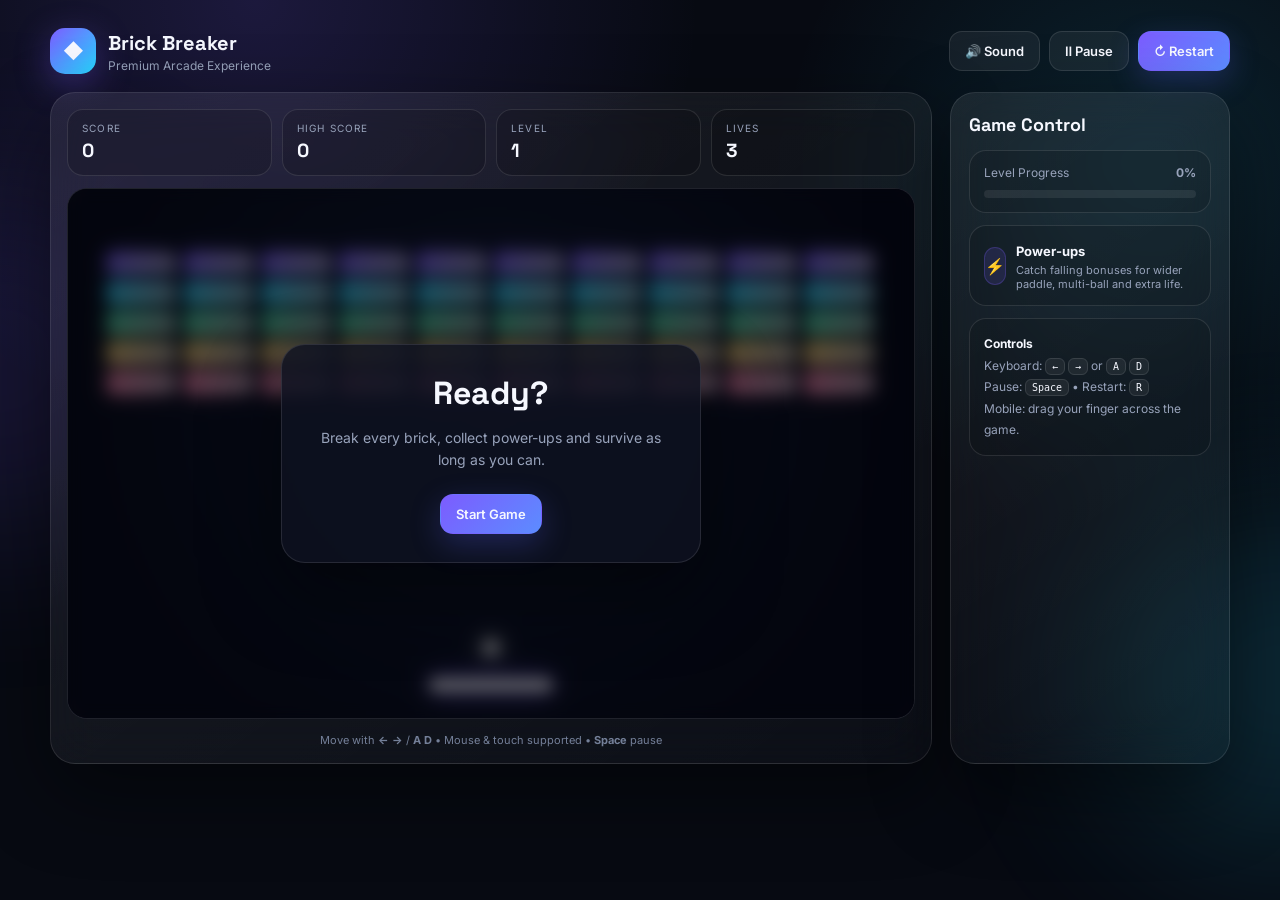
<file: brick-breaker/index.html>
<!DOCTYPE html>
<html lang="en">
<head>
<meta charset="UTF-8">
<meta name="viewport" content="width=device-width,initial-scale=1.0">
<title>Brick Breaker — Premium Game</title>
<link rel="preconnect" href="https://fonts.googleapis.com">
<link rel="preconnect" href="https://fonts.gstatic.com" crossorigin>
<link href="https://fonts.googleapis.com/css2?family=Inter:wght@400;500;600;700;800&family=Space+Grotesk:wght@500;600;700&display=swap" rel="stylesheet">
<style>
:root{--bg:#070a12;--panel:rgba(17,23,38,.68);--line:rgba(255,255,255,.11);--text:#f6f8ff;--muted:#98a3bb;--accent:#7c5cff;--accent2:#26d9ff;--good:#48e6a5;--danger:#ff657d;--shadow:0 30px 80px rgba(0,0,0,.45)}
*{box-sizing:border-box}html,body{margin:0;min-height:100%;font-family:Inter,sans-serif;color:var(--text);background:radial-gradient(circle at 20% 0%,rgba(124,92,255,.18),transparent 34%),radial-gradient(circle at 90% 20%,rgba(38,217,255,.12),transparent 28%),var(--bg)}
body{padding:28px 18px 44px;overflow-x:hidden}.orb{position:fixed;width:360px;height:360px;border-radius:50%;filter:blur(90px);opacity:.15;pointer-events:none}.orb.one{background:#7c5cff;left:-180px;top:180px}.orb.two{background:#26d9ff;right:-180px;bottom:40px}
.shell{width:min(1180px,100%);margin:auto}.topbar{display:flex;align-items:center;justify-content:space-between;gap:18px;margin-bottom:18px}.brand{display:flex;align-items:center;gap:12px}.brand-mark{width:46px;height:46px;border-radius:15px;display:grid;place-items:center;background:linear-gradient(135deg,var(--accent),var(--accent2));box-shadow:0 10px 35px rgba(124,92,255,.35);font-size:20px}.brand h1{font:700 20px 'Space Grotesk';margin:0}.brand span{display:block;color:var(--muted);font-size:12px;margin-top:2px}.actions{display:flex;gap:9px}.btn{border:1px solid var(--line);background:rgba(255,255,255,.06);color:var(--text);padding:11px 15px;border-radius:13px;font:600 13px Inter;cursor:pointer;transition:.2s}.btn:hover{transform:translateY(-2px);background:rgba(255,255,255,.1)}.btn.primary{border-color:transparent;background:linear-gradient(135deg,var(--accent),#5c8cff);box-shadow:0 10px 30px rgba(92,100,255,.25)}
.dashboard{display:grid;grid-template-columns:1fr 280px;gap:18px}.game-card,.side{border:1px solid var(--line);background:linear-gradient(145deg,rgba(255,255,255,.08),rgba(255,255,255,.025));backdrop-filter:blur(24px);-webkit-backdrop-filter:blur(24px);box-shadow:var(--shadow);border-radius:25px}.game-card{padding:16px}.hud{display:grid;grid-template-columns:repeat(4,1fr);gap:10px;margin-bottom:12px}.stat{padding:12px 14px;border:1px solid var(--line);background:rgba(0,0,0,.16);border-radius:16px}.stat small{display:block;color:var(--muted);font-size:10px;text-transform:uppercase;letter-spacing:.12em}.stat strong{display:block;margin-top:4px;font:700 19px 'Space Grotesk'}
.canvas-wrap{position:relative;overflow:hidden;border-radius:20px;border:1px solid var(--line);background:#050711;box-shadow:inset 0 0 80px rgba(124,92,255,.08)}canvas{display:block;width:100%;height:auto;aspect-ratio:16/10;touch-action:none}.overlay{position:absolute;inset:0;display:grid;place-items:center;background:rgba(4,6,14,.64);backdrop-filter:blur(8px);transition:.25s}.overlay.hidden{opacity:0;pointer-events:none}.modal{text-align:center;width:min(420px,88%);padding:28px;border:1px solid var(--line);border-radius:24px;background:rgba(15,19,33,.84);box-shadow:var(--shadow)}.modal h2{font:700 32px 'Space Grotesk';margin:0 0 8px}.modal p{color:var(--muted);line-height:1.6;font-size:14px}.modal .btn{margin-top:8px}
.side{padding:18px}.side h3{font:700 18px 'Space Grotesk';margin:2px 0 14px}.panel{padding:14px;border:1px solid var(--line);border-radius:17px;background:rgba(0,0,0,.12);margin-bottom:12px}.panel-title{display:flex;justify-content:space-between;align-items:center;font-size:12px;color:var(--muted);margin-bottom:10px}.levelbar{height:8px;background:rgba(255,255,255,.08);border-radius:20px;overflow:hidden}.levelbar i{display:block;height:100%;width:25%;background:linear-gradient(90deg,var(--accent),var(--accent2));border-radius:inherit}.power{display:flex;gap:10px;align-items:center}.power-icon{width:38px;height:38px;border-radius:12px;display:grid;place-items:center;background:rgba(124,92,255,.14);border:1px solid rgba(124,92,255,.25)}.power b{font-size:13px}.power span{display:block;color:var(--muted);font-size:11px;margin-top:3px}.controls{color:var(--muted);font-size:12px;line-height:1.8}.controls kbd{color:var(--text);border:1px solid var(--line);background:rgba(255,255,255,.06);padding:2px 6px;border-radius:6px;font-size:10px}.footer-note{margin-top:14px;text-align:center;color:#748099;font-size:11px}
@media(max-width:900px){.dashboard{grid-template-columns:1fr}.side{display:grid;grid-template-columns:1fr 1fr;gap:12px}.side h3{grid-column:1/-1}.panel{margin:0}.controls{grid-column:1/-1}}@media(max-width:600px){body{padding:16px 10px 30px}.topbar{align-items:flex-start}.brand h1{font-size:17px}.actions .btn span{display:none}.actions .btn{padding:10px 12px}.hud{grid-template-columns:repeat(2,1fr)}.side{display:block}.side .panel{margin-bottom:10px}.modal h2{font-size:27px}}
</style>
</head>
<body>
<div class="orb one"></div><div class="orb two"></div>
<main class="shell">
<header class="topbar"><div class="brand"><div class="brand-mark">◆</div><div><h1>Brick Breaker</h1><span>Premium Arcade Experience</span></div></div><div class="actions"><button class="btn" id="soundBtn">🔊 <span>Sound</span></button><button class="btn" id="pauseBtn">Ⅱ <span>Pause</span></button><button class="btn primary" id="restartBtn">↻ <span>Restart</span></button></div></header>
<section class="dashboard">
<div class="game-card"><div class="hud"><div class="stat"><small>Score</small><strong id="score">0</strong></div><div class="stat"><small>High Score</small><strong id="high">0</strong></div><div class="stat"><small>Level</small><strong id="level">1</strong></div><div class="stat"><small>Lives</small><strong id="lives">3</strong></div></div>
<div class="canvas-wrap"><canvas id="game" width="960" height="600"></canvas><div class="overlay" id="overlay"><div class="modal"><h2 id="overlayTitle">Ready?</h2><p id="overlayText">Break every brick, collect power-ups and survive as long as you can.</p><button class="btn primary" id="startBtn">Start Game</button></div></div></div><div class="footer-note">Move with <b>← →</b> / <b>A D</b> • Mouse & touch supported • <b>Space</b> pause</div></div>
<aside class="side"><h3>Game Control</h3><div class="panel"><div class="panel-title"><span>Level Progress</span><b id="progressText">0%</b></div><div class="levelbar"><i id="progress"></i></div></div><div class="panel"><div class="power"><div class="power-icon">⚡</div><div><b>Power-ups</b><span>Catch falling bonuses for wider paddle, multi-ball and extra life.</span></div></div></div><div class="panel controls"><b style="color:var(--text)">Controls</b><br>Keyboard: <kbd>←</kbd> <kbd>→</kbd> or <kbd>A</kbd> <kbd>D</kbd><br>Pause: <kbd>Space</kbd> • Restart: <kbd>R</kbd><br>Mobile: drag your finger across the game.</div></aside>
</section></main>
<script>
const canvas=document.getElementById('game'),ctx=canvas.getContext('2d'),W=canvas.width,H=canvas.height;
const scoreEl=document.getElementById('score'),highEl=document.getElementById('high'),levelEl=document.getElementById('level'),livesEl=document.getElementById('lives'),progress=document.getElementById('progress'),progressText=document.getElementById('progressText');
const overlay=document.getElementById('overlay'),overlayTitle=document.getElementById('overlayTitle'),overlayText=document.getElementById('overlayText'),startBtn=document.getElementById('startBtn');
let high=Number(localStorage.getItem('brickBreakerHigh')||0),score=0,lives=3,level=1,running=false,paused=false,sound=true,keys={},bricks=[],particles=[],powerups=[],balls=[],last=0,levelStart=0;
let paddle={x:W/2-70,y:H-45,w:140,h:15,speed:760,target:null};
const colors=['#7c5cff','#26d9ff','#48e6a5','#ffd166','#ff7aa2','#9b8cff'];
function setupLevel(){bricks=[];powerups=[];balls=[];let rows=Math.min(5+level-1,8),cols=10,bw=78,bh=24,gap=10,left=(W-(cols*bw+(cols-1)*gap))/2,top=72;for(let r=0;r<rows;r++)for(let c=0;c<cols;c++)bricks.push({x:left+c*(bw+gap),y:top+r*(bh+gap),w:bw,h:bh,hp:r<2&&level>2?2:1,color:colors[r%colors.length],alive:true});resetBall();updateHud()}
function resetBall(){balls=[{x:W/2,y:H-80,r:9,vx:(Math.random()>.5?1:-1)*(240+level*12),vy:-(360+level*10),stuck:false}];paddle.w=Math.max(105,140-(level-1)*4);paddle.x=W/2-paddle.w/2}
function updateHud(){scoreEl.textContent=score;highEl.textContent=high;levelEl.textContent=level;livesEl.textContent=lives;let total=bricks.length,dead=bricks.filter(b=>!b.alive).length,p=total?Math.round(dead/total*100):0;progress.style.width=p+'%';progressText.textContent=p+'%'}
function beep(freq=440,dur=.045,type='sine'){if(!sound)return;try{let A=new AudioContext(),o=A.createOscillator(),g=A.createGain();o.type=type;o.frequency.value=freq;g.gain.value=.035;o.connect(g);g.connect(A.destination);o.start();g.gain.exponentialRampToValueAtTime(.0001,A.currentTime+dur);o.stop(A.currentTime+dur);setTimeout(()=>A.close(),dur*1000+80)}catch(e){}}
function burst(x,y,color){for(let i=0;i<10;i++)particles.push({x,y,vx:(Math.random()-.5)*260,vy:(Math.random()-.5)*260,life:.55,color})}
function spawnPower(x,y){if(Math.random()>.14)return;let types=['wide','multi','life'];powerups.push({x,y,w:30,h:18,vy:120,type:types[Math.floor(Math.random()*types.length)]})}
function collideBallRect(b,r){return b.x+b.r>r.x&&b.x-b.r<r.x+r.w&&b.y+b.r>r.y&&b.y-b.r<r.y+r.h}
function update(dt){if(!running||paused)return;
let dir=(keys.ArrowRight||keys.d?1:0)-(keys.ArrowLeft||keys.a?1:0);if(paddle.target!==null){paddle.x+=(paddle.target-paddle.x-paddle.w/2)*Math.min(1,dt*14)}else paddle.x+=dir*paddle.speed*dt;paddle.x=Math.max(8,Math.min(W-paddle.w-8,paddle.x));
for(let b of balls){b.x+=b.vx*dt;b.y+=b.vy*dt;if(b.x-b.r<0){b.x=b.r;b.vx=Math.abs(b.vx);beep(220)}if(b.x+b.r>W){b.x=W-b.r;b.vx=-Math.abs(b.vx);beep(220)}if(b.y-b.r<0){b.y=b.r;b.vy=Math.abs(b.vy);beep(220)}if(b.y>H+30){b.dead=true;continue}
if(collideBallRect(b,paddle)&&b.vy>0){let hit=(b.x-(paddle.x+paddle.w/2))/(paddle.w/2);b.vx=hit*480;b.vy=-Math.sqrt(Math.max(250*250,b.vx*b.vx+390*390));b.y=paddle.y-b.r;beep(520,.05,'triangle')}
for(let brick of bricks){if(!brick.alive||brick._hit)continue;if(collideBallRect(b,brick)){brick._hit=true;let prev=b.vy;b.vy=-prev;brick.hp--;if(brick.hp<=0){brick.alive=false;score+=100*level;burst(brick.x+brick.w/2,brick.y+brick.h/2,brick.color);spawnPower(brick.x+brick.w/2,brick.y+brick.h/2);beep(680,.055,'square')}else{score+=30;beep(480)}updateHud();break}}
}
balls=balls.filter(b=>!b.dead);for(let br of bricks)br._hit=false;
if(!balls.length){lives--;beep(120,.18,'sawtooth');if(lives<=0){endGame(false);return}resetBall();}
for(let p of powerups){p.y+=p.vy*dt;if(p.y>H+30)p.dead=true;if(p.x+p.w>paddle.x&&p.x<paddle.x+paddle.w&&p.y+p.h>paddle.y&&p.y<paddle.y+paddle.h){p.dead=true;if(p.type==='wide')paddle.w=Math.min(220,paddle.w+55);if(p.type==='life')lives++;if(p.type==='multi'){let base=balls[0];balls.push({x:base.x,y:base.y,r:9,vx:-base.vx,vy:base.vy});}beep(900,.08,'triangle');updateHud()}}powerups=powerups.filter(p=>!p.dead);
particles.forEach(p=>{p.x+=p.vx*dt;p.y+=p.vy*dt;p.vy+=300*dt;p.life-=dt});particles=particles.filter(p=>p.life>0);
if(bricks.every(b=>!b.alive)){level++;beep(880,.12,'triangle');setupLevel();}
}
function draw(){ctx.clearRect(0,0,W,H);let g=ctx.createRadialGradient(W*.5,H*.4,30,W*.5,H*.4,H*.8);g.addColorStop(0,'#10182d');g.addColorStop(1,'#050711');ctx.fillStyle=g;ctx.fillRect(0,0,W,H);
for(let i=0;i<45;i++){ctx.fillStyle='rgba(255,255,255,.045)';ctx.fillRect((i*137)%W,(i*83)%H,2,2)}
for(let br of bricks)if(br.alive){ctx.shadowBlur=18;ctx.shadowColor=br.color;let bg=ctx.createLinearGradient(br.x,br.y,br.x+br.w,br.y+br.h);bg.addColorStop(0,br.color);bg.addColorStop(1,'rgba(255,255,255,.45)');ctx.fillStyle=bg;roundRect(br.x,br.y,br.w,br.h,7,true);ctx.shadowBlur=0;if(br.hp>1){ctx.fillStyle='rgba(255,255,255,.8)';ctx.font='700 10px Inter';ctx.fillText('2×',br.x+br.w-18,br.y+16)}}
for(let p of powerups){ctx.fillStyle=p.type==='life'?'#48e6a5':p.type==='wide'?'#ffd166':'#26d9ff';roundRect(p.x,p.y,p.w,p.h,7,true);ctx.fillStyle='#06101b';ctx.font='800 10px Inter';ctx.fillText(p.type==='life'?'+1':p.type==='wide'?'W':'M',p.x+10,p.y+12)}
for(let b of balls){ctx.shadowBlur=25;ctx.shadowColor='#fff';ctx.fillStyle='#fff';ctx.beginPath();ctx.arc(b.x,b.y,b.r,0,Math.PI*2);ctx.fill();ctx.shadowBlur=0}
ctx.shadowBlur=25;ctx.shadowColor='#7c5cff';ctx.fillStyle='#fff';roundRect(paddle.x,paddle.y,paddle.w,paddle.h,8,true);ctx.shadowBlur=0;
for(let p of particles){ctx.globalAlpha=Math.max(0,p.life*1.8);ctx.fillStyle=p.color;ctx.fillRect(p.x,p.y,4,4)}ctx.globalAlpha=1;
}
function roundRect(x,y,w,h,r,fill){ctx.beginPath();ctx.roundRect(x,y,w,h,r);if(fill)ctx.fill();else ctx.stroke()}
function loop(t){let dt=Math.min(.022,(t-last)/1000||0);last=t;update(dt);draw();requestAnimationFrame(loop)}
function start(){if(!running){running=true;paused=false;overlay.classList.add('hidden');startBtn.textContent='Resume'}else paused=false;}
function pause(){if(!running)return;paused=!paused;overlay.classList.toggle('hidden',!paused);overlayTitle.textContent=paused?'Paused':'Ready?';overlayText.textContent=paused?'Take a breath. Your progress is safe.':'Break every brick and beat your high score.';startBtn.textContent=paused?'Resume':'Start Game'}
function endGame(win){running=false;paused=false;overlay.classList.remove('hidden');overlayTitle.textContent=win?'Level Complete!':'Game Over';overlayText.textContent=win?'Amazing run — keep going for a higher score.':`Final score: ${score}. Try again and beat ${high}.`;startBtn.textContent='Play Again';if(score>high){high=score;localStorage.setItem('brickBreakerHigh',high)}updateHud()}
function restart(){score=0;lives=3;level=1;running=false;paused=false;setupLevel();overlay.classList.remove('hidden');overlayTitle.textContent='Ready?';overlayText.textContent='Break every brick, collect power-ups and survive as long as you can.';startBtn.textContent='Start Game';updateHud()}
window.addEventListener('keydown',e=>{keys[e.key]=true;if(['ArrowLeft','ArrowRight',' '].includes(e.key))e.preventDefault();if(e.key===' ')pause();if(e.key.toLowerCase()==='r')restart()});window.addEventListener('keyup',e=>keys[e.key]=false);
canvas.addEventListener('pointermove',e=>{let r=canvas.getBoundingClientRect();paddle.target=(e.clientX-r.left)/r.width*W});canvas.addEventListener('pointerleave',()=>paddle.target=null);canvas.addEventListener('pointerdown',()=>{if(!running)start()});
startBtn.onclick=start;document.getElementById('pauseBtn').onclick=pause;document.getElementById('restartBtn').onclick=restart;document.getElementById('soundBtn').onclick=e=>{sound=!sound;e.currentTarget.innerHTML=sound?'🔊 <span>Sound</span>':'🔇 <span>Sound</span>'};
highEl.textContent=high;setupLevel();requestAnimationFrame(loop);
</script>
</body></html>
</file>
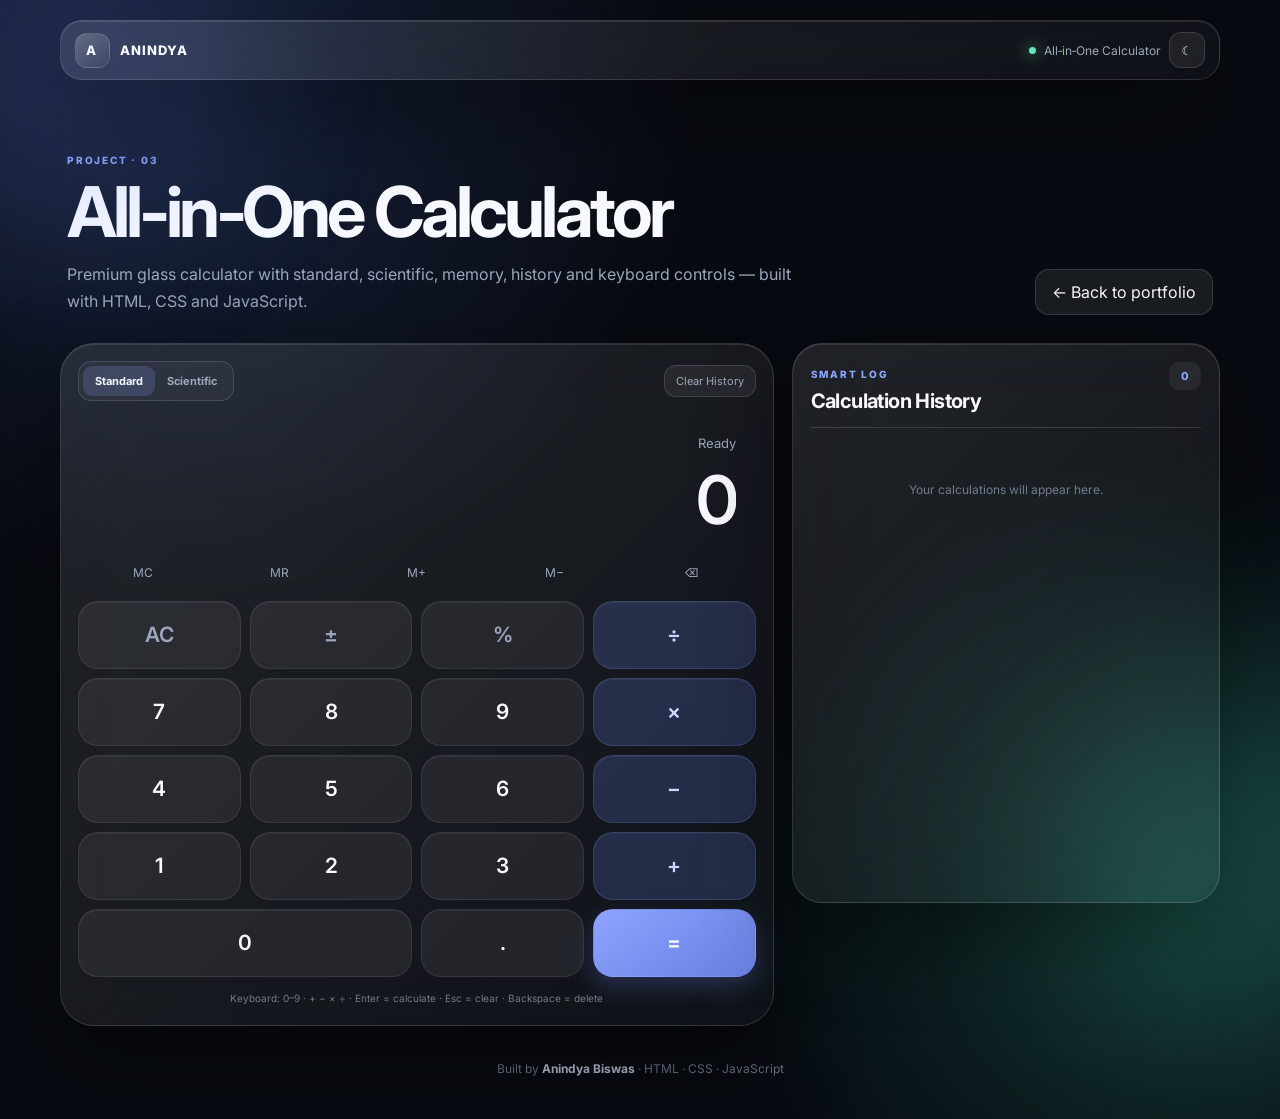
<file: calculator/index.html>
<!DOCTYPE html>
<html lang="en">
<head>
  <meta charset="UTF-8">
  <meta name="viewport" content="width=device-width, initial-scale=1.0">
  <meta name="theme-color" content="#080b12">
  <title>All-in-One Premium Calculator — Anindya Biswas</title>
  <link rel="preconnect" href="https://fonts.googleapis.com">
  <link rel="preconnect" href="https://fonts.gstatic.com" crossorigin>
  <link href="https://fonts.googleapis.com/css2?family=Inter:wght@400;500;600;700;800&display=swap" rel="stylesheet">
  <link rel="stylesheet" href="style.css">
</head>
<body>
  <div class="ambient ambient-one"></div><div class="ambient ambient-two"></div>
  <main class="page-shell">
    <header class="topbar glass">
      <a class="brand" href="../index.html"><span class="brand-mark">A</span><span>ANINDYA</span></a>
      <div class="topbar-right"><span class="live-dot"></span><span>All‑in‑One Calculator</span><button id="themeToggle" class="icon-btn" aria-label="Toggle theme">☾</button></div>
    </header>

    <section class="hero">
      <div><span class="eyebrow">PROJECT · 03</span><h1>All‑in‑One Calculator</h1><p>Premium glass calculator with standard, scientific, memory, history and keyboard controls — built with HTML, CSS and JavaScript.</p></div>
      <a class="back-link" href="../index.html">← Back to portfolio</a>
    </section>

    <section class="app-grid">
      <div class="calculator-wrap glass">
        <div class="toolbar">
          <div class="mode-switch"><button id="standardBtn" class="mode active">Standard</button><button id="scientificBtn" class="mode">Scientific</button></div>
          <button id="clearHistory" class="tool-btn">Clear History</button>
        </div>
        <div class="display-area">
          <div id="expression" class="expression" aria-live="polite">Ready</div>
          <div id="display" class="display" aria-live="polite">0</div>
        </div>

        <div id="scientificPad" class="scientific-pad hidden">
          <button data-fn="sin">sin</button><button data-fn="cos">cos</button><button data-fn="tan">tan</button><button data-fn="sqrt">√</button><button data-fn="square">x²</button><button data-fn="cube">x³</button>
          <button data-fn="ln">ln</button><button data-fn="log">log</button><button data-fn="pi">π</button><button data-fn="e">e</button><button data-fn="inverse">1/x</button><button data-fn="factorial">x!</button>
        </div>

        <div class="memory-row">
          <button data-action="memory-clear">MC</button><button data-action="memory-recall">MR</button><button data-action="memory-add">M+</button><button data-action="memory-subtract">M−</button><button data-action="backspace">⌫</button>
        </div>
        <div class="keypad" id="keypad">
          <button class="key utility" data-action="clear">AC</button><button class="key utility" data-action="sign">±</button><button class="key utility" data-action="percent">%</button><button class="key operator" data-value="/">÷</button>
          <button class="key" data-value="7">7</button><button class="key" data-value="8">8</button><button class="key" data-value="9">9</button><button class="key operator" data-value="*">×</button>
          <button class="key" data-value="4">4</button><button class="key" data-value="5">5</button><button class="key" data-value="6">6</button><button class="key operator" data-value="-">−</button>
          <button class="key" data-value="1">1</button><button class="key" data-value="2">2</button><button class="key" data-value="3">3</button><button class="key operator" data-value="+">+</button>
          <button class="key zero" data-value="0">0</button><button class="key" data-value=".">.</button><button class="key equals" data-action="equals">=</button>
        </div>
        <div class="hint">Keyboard: 0–9 · + − × ÷ · Enter = calculate · Esc = clear · Backspace = delete</div>
      </div>

      <aside class="history-panel glass">
        <div class="panel-head"><div><span class="eyebrow">SMART LOG</span><h2>Calculation History</h2></div><span id="historyCount" class="count">0</span></div>
        <div id="historyList" class="history-list"><div class="empty-history">Your calculations will appear here.</div></div>
      </aside>
    </section>
    <footer>Built by <strong>Anindya Biswas</strong> · HTML · CSS · JavaScript</footer>
  </main>
  <script src="script.js"></script>
</body>
</html>
</file>
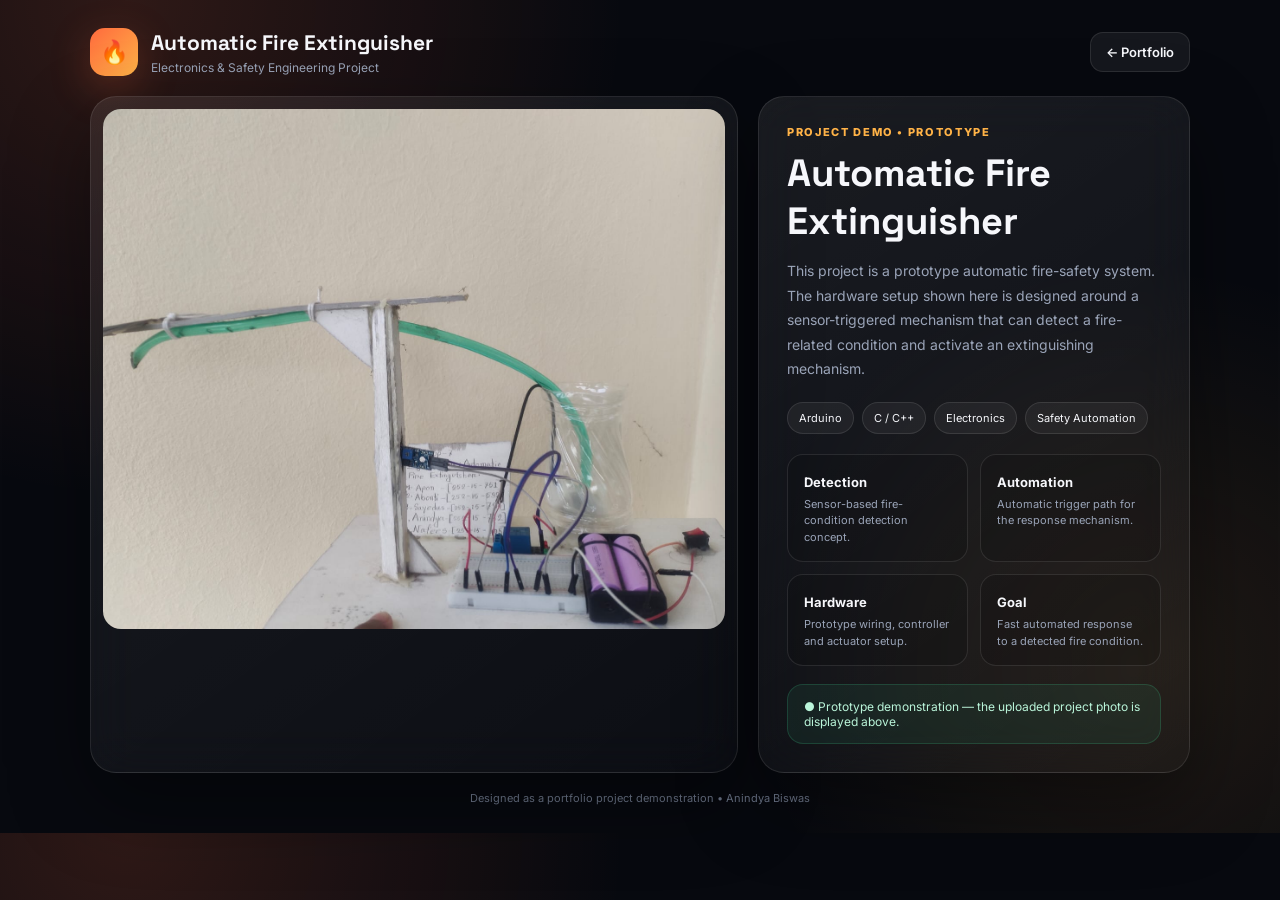
<file: fire-extinguisher/index.html>
<!DOCTYPE html>
<html lang="en"><head><meta charset="UTF-8"><meta name="viewport" content="width=device-width,initial-scale=1.0"><title>Automatic Fire Extinguisher — Project Demo</title><link rel="preconnect" href="https://fonts.googleapis.com"><link rel="preconnect" href="https://fonts.gstatic.com" crossorigin><link href="https://fonts.googleapis.com/css2?family=Inter:wght@400;500;600;700;800&family=Space+Grotesk:wght@600;700&display=swap" rel="stylesheet"><style>
:root{--bg:#07090f;--panel:rgba(20,24,35,.7);--line:rgba(255,255,255,.1);--text:#f6f7fb;--muted:#9aa4b8;--accent:#ff6a3d;--accent2:#ffb347;--green:#42df9a}*{box-sizing:border-box}body{margin:0;color:var(--text);font-family:Inter,sans-serif;background:radial-gradient(circle at 10% 0%,rgba(255,106,61,.16),transparent 35%),radial-gradient(circle at 90% 80%,rgba(255,179,71,.1),transparent 30%),var(--bg);padding:28px 18px}.wrap{width:min(1100px,100%);margin:auto}.top{display:flex;justify-content:space-between;align-items:center;gap:20px;margin-bottom:20px}.brand{display:flex;align-items:center;gap:13px}.icon{width:48px;height:48px;border-radius:15px;display:grid;place-items:center;background:linear-gradient(135deg,var(--accent),var(--accent2));box-shadow:0 12px 40px rgba(255,106,61,.25);font-size:23px}.brand h1{font:700 21px 'Space Grotesk';margin:0}.brand p{margin:4px 0 0;color:var(--muted);font-size:12px}.back{color:var(--text);text-decoration:none;border:1px solid var(--line);background:rgba(255,255,255,.06);padding:11px 15px;border-radius:13px;font-weight:600;font-size:13px}.hero{display:grid;grid-template-columns:1.2fr .8fr;gap:20px}.card{border:1px solid var(--line);background:linear-gradient(145deg,rgba(255,255,255,.08),rgba(255,255,255,.025));backdrop-filter:blur(24px);border-radius:26px;overflow:hidden;box-shadow:0 30px 80px rgba(0,0,0,.4)}.photo{padding:12px}.photo img{display:block;width:100%;height:520px;object-fit:cover;object-position:center;border-radius:18px;background:#111}.info{padding:28px}.eyebrow{color:var(--accent2);font-size:11px;font-weight:800;letter-spacing:.15em;text-transform:uppercase}.info h2{font:700 38px 'Space Grotesk';margin:10px 0 14px}.info p{color:var(--muted);line-height:1.75;font-size:14px}.chips{display:flex;flex-wrap:wrap;gap:8px;margin:20px 0}.chip{border:1px solid var(--line);background:rgba(255,255,255,.05);padding:8px 11px;border-radius:999px;font-size:11px}.grid{display:grid;grid-template-columns:repeat(2,1fr);gap:12px;margin-top:18px}.feature{padding:16px;border:1px solid var(--line);border-radius:16px;background:rgba(0,0,0,.13)}.feature b{font-size:13px}.feature span{display:block;color:var(--muted);font-size:11px;line-height:1.5;margin-top:5px}.status{margin-top:18px;padding:14px 16px;border-radius:16px;border:1px solid rgba(66,223,154,.18);background:rgba(66,223,154,.07);color:#baf5da;font-size:12px}.footer{color:#6f798d;text-align:center;font-size:11px;margin-top:18px}@media(max-width:820px){.hero{grid-template-columns:1fr}.photo img{height:auto;max-height:600px}.info h2{font-size:32px}}@media(max-width:520px){body{padding:16px 10px}.top{align-items:flex-start}.brand h1{font-size:17px}.back{padding:9px 11px}.info{padding:21px}.grid{grid-template-columns:1fr}.photo img{height:390px}}
</style></head><body><main class="wrap"><header class="top"><div class="brand"><div class="icon">🔥</div><div><h1>Automatic Fire Extinguisher</h1><p>Electronics & Safety Engineering Project</p></div></div><a class="back" href="../index.html">← Portfolio</a></header><section class="hero"><article class="card photo"><img src="automatic-fire-extinguisher.jpeg" alt="Automatic Fire Extinguisher prototype project"></article><article class="card info"><div class="eyebrow">Project Demo • Prototype</div><h2>Automatic Fire Extinguisher</h2><p>This project is a prototype automatic fire-safety system. The hardware setup shown here is designed around a sensor-triggered mechanism that can detect a fire-related condition and activate an extinguishing mechanism.</p><div class="chips"><span class="chip">Arduino</span><span class="chip">C / C++</span><span class="chip">Electronics</span><span class="chip">Safety Automation</span></div><div class="grid"><div class="feature"><b>Detection</b><span>Sensor-based fire-condition detection concept.</span></div><div class="feature"><b>Automation</b><span>Automatic trigger path for the response mechanism.</span></div><div class="feature"><b>Hardware</b><span>Prototype wiring, controller and actuator setup.</span></div><div class="feature"><b>Goal</b><span>Fast automated response to a detected fire condition.</span></div></div><div class="status">● Prototype demonstration — the uploaded project photo is displayed above.</div></article></section><div class="footer">Designed as a portfolio project demonstration • Anindya Biswas</div></main></body></html>
</file>
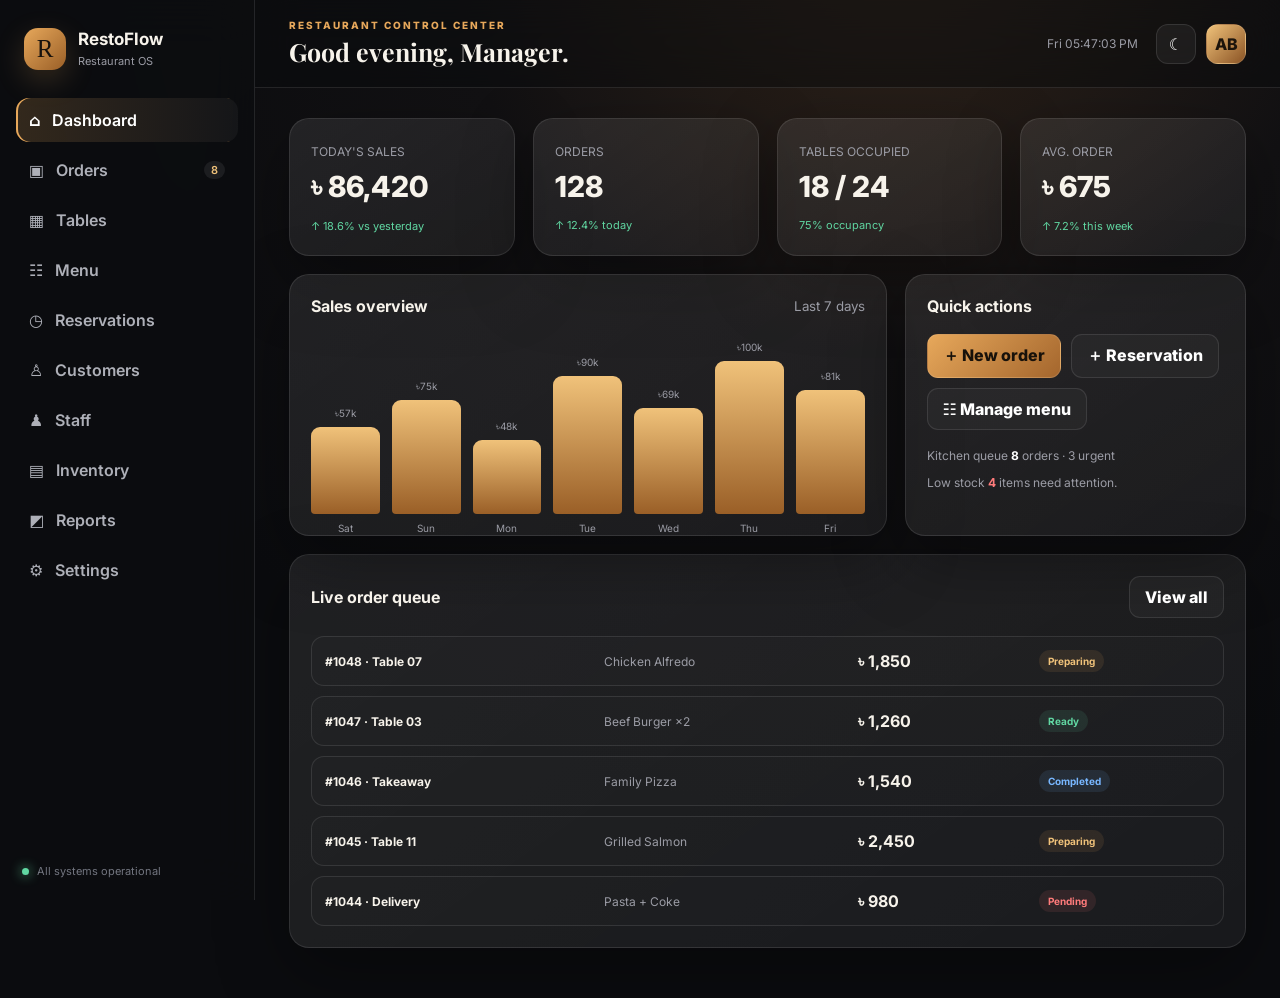
<file: restaurant-management/index.html>
<!DOCTYPE html>
<html lang="en">
<head>
<meta charset="UTF-8"><meta name="viewport" content="width=device-width,initial-scale=1.0">
<title>RestoFlow — Restaurant Management System</title>
<link rel="preconnect" href="https://fonts.googleapis.com"><link rel="preconnect" href="https://fonts.gstatic.com" crossorigin>
<link href="https://fonts.googleapis.com/css2?family=Inter:wght@400;500;600;700;800&family=Playfair+Display:wght@600;700&display=swap" rel="stylesheet">
<link rel="stylesheet" href="style.css">
</head>
<body>
<div class="app-shell">
<aside class="sidebar" id="sidebar">
  <div class="brand"><div class="brand-mark">R</div><div><b>RestoFlow</b><small>Restaurant OS</small></div></div>
  <nav>
    <button class="nav active" data-page="dashboard">⌂ <span>Dashboard</span></button>
    <button class="nav" data-page="orders">▣ <span>Orders</span><em id="orderBadge">8</em></button>
    <button class="nav" data-page="tables">▦ <span>Tables</span></button>
    <button class="nav" data-page="menu">☷ <span>Menu</span></button>
    <button class="nav" data-page="reservations">◷ <span>Reservations</span></button>
    <button class="nav" data-page="customers">♙ <span>Customers</span></button>
    <button class="nav" data-page="staff">♟ <span>Staff</span></button>
    <button class="nav" data-page="inventory">▤ <span>Inventory</span></button>
    <button class="nav" data-page="reports">◩ <span>Reports</span></button>
    <button class="nav" data-page="settings">⚙ <span>Settings</span></button>
  </nav>
  <div class="side-foot"><div class="status-dot"></div><span>All systems operational</span></div>
</aside>
<main class="main">
<header class="topbar"><button class="hamb" id="hamb">☰</button><div><p class="eyebrow">RESTAURANT CONTROL CENTER</p><h1 id="pageTitle">Good evening, Manager.</h1></div><div class="top-actions"><div class="clock" id="clock"></div><button class="icon-btn" id="theme">☾</button><button class="avatar">AB</button></div></header>
<div class="content" id="content"></div>
</main></div>
<div class="toast" id="toast"></div>
<div class="modal-backdrop" id="modal"><div class="modal"><button class="close" id="closeModal">×</button><div id="modalBody"></div></div></div>
<script src="script.js"></script>
</body></html>
</file>
<file: calculator/style.css>
:root{--bg:#070a10;--text:#f7f9ff;--muted:#9da7bb;--glass:rgba(255,255,255,.075);--glass2:rgba(255,255,255,.045);--border:rgba(255,255,255,.13);--key:rgba(255,255,255,.065);--key-hover:rgba(255,255,255,.13);--op:rgba(115,140,255,.2);--accent:#8ea4ff;--accent2:#65e7c1;--shadow:0 30px 90px rgba(0,0,0,.42)}
*{box-sizing:border-box}html{scroll-behavior:smooth}body{margin:0;min-height:100vh;font-family:Inter,system-ui,sans-serif;color:var(--text);background:radial-gradient(circle at 15% 8%,#18223c 0,transparent 34%),radial-gradient(circle at 90% 80%,#12332f 0,transparent 30%),var(--bg);overflow-x:hidden}button,a{font:inherit}.ambient{position:fixed;width:340px;height:340px;border-radius:50%;filter:blur(95px);opacity:.18;pointer-events:none}.ambient-one{background:#718bff;top:-110px;left:-120px}.ambient-two{background:#4de1c1;right:-130px;bottom:-120px}.page-shell{width:min(1160px,calc(100% - 30px));margin:auto;padding:20px 0 35px}.glass{background:linear-gradient(135deg,rgba(255,255,255,.105),rgba(255,255,255,.032));border:1px solid var(--border);box-shadow:var(--shadow),inset 0 1px rgba(255,255,255,.1);backdrop-filter:blur(30px);-webkit-backdrop-filter:blur(30px)}.topbar{position:sticky;top:16px;z-index:20;display:flex;justify-content:space-between;align-items:center;padding:11px 14px;border-radius:22px}.brand{display:flex;align-items:center;gap:10px;color:var(--text);text-decoration:none;font-weight:800;letter-spacing:.08em;font-size:13px}.brand-mark{display:grid;place-items:center;width:35px;height:35px;border-radius:12px;background:linear-gradient(145deg,rgba(255,255,255,.22),rgba(255,255,255,.04));border:1px solid var(--border)}.topbar-right{display:flex;align-items:center;gap:8px;color:var(--muted);font-size:12px}.live-dot{width:7px;height:7px;border-radius:50%;background:#63e6be;box-shadow:0 0 15px #63e6be}.icon-btn,.tool-btn{border:1px solid var(--border);background:var(--key);color:var(--text);border-radius:12px;cursor:pointer}.icon-btn{width:36px;height:36px}.hero{display:flex;justify-content:space-between;align-items:end;gap:30px;padding:68px 7px 28px}.eyebrow{font-size:10px;letter-spacing:.18em;color:var(--accent);font-weight:800}.hero h1{font-size:clamp(38px,7vw,70px);line-height:.98;margin:10px 0 14px;letter-spacing:-.055em}.hero p{max-width:730px;color:var(--muted);line-height:1.7;margin:0}.back-link{color:var(--text);text-decoration:none;padding:12px 16px;border:1px solid var(--border);border-radius:14px;background:var(--glass);white-space:nowrap}.app-grid{display:grid;grid-template-columns:minmax(0,1.25fr) minmax(300px,.75fr);gap:18px;align-items:start}.calculator-wrap{padding:17px;border-radius:34px}.toolbar{display:flex;justify-content:space-between;align-items:center;gap:10px;margin-bottom:8px}.mode-switch{display:flex;padding:4px;border:1px solid var(--border);background:var(--glass2);border-radius:13px}.mode{border:0;background:transparent;color:var(--muted);padding:8px 12px;border-radius:9px;font-size:11px;font-weight:700;cursor:pointer}.mode.active{background:rgba(142,164,255,.18);color:var(--text)}.tool-btn{padding:8px 11px;font-size:11px;color:var(--muted)}.display-area{min-height:145px;padding:25px 20px 14px;display:flex;flex-direction:column;justify-content:end;text-align:right;overflow:hidden}.expression{height:24px;color:var(--muted);font-size:13px;white-space:nowrap;overflow:hidden;text-overflow:ellipsis}.display{font-size:clamp(43px,9vw,67px);font-weight:600;letter-spacing:-.055em;white-space:nowrap;overflow:hidden;text-overflow:ellipsis}.scientific-pad{display:grid;grid-template-columns:repeat(6,1fr);gap:7px;margin:0 0 9px}.scientific-pad button{height:39px;border:1px solid var(--border);background:var(--glass2);color:var(--muted);border-radius:11px;cursor:pointer;font-size:12px;font-weight:700;transition:.16s}.scientific-pad button:hover{background:var(--key-hover);color:var(--text);transform:translateY(-1px)}.hidden{display:none}.memory-row{display:grid;grid-template-columns:repeat(5,1fr);gap:8px;margin-bottom:10px}.memory-row button{height:37px;border:1px solid transparent;background:transparent;color:var(--muted);border-radius:12px;cursor:pointer;font-size:12px}.memory-row button:hover{background:var(--key);color:var(--text)}.keypad{display:grid;grid-template-columns:repeat(4,1fr);gap:9px}.key{height:68px;border:1px solid rgba(255,255,255,.08);border-radius:20px;background:var(--key);color:var(--text);font-size:21px;font-weight:600;cursor:pointer;box-shadow:inset 0 1px rgba(255,255,255,.05);transition:transform .16s,background .16s}.key:hover{background:var(--key-hover);transform:translateY(-2px)}.key:active{transform:scale(.96)}.key.operator{background:var(--op);color:#cbd5ff;border-color:rgba(142,164,255,.18)}.key.utility{color:var(--muted)}.key.equals{background:linear-gradient(145deg,#8ea4ff,#687ee0);color:white;border-color:transparent;box-shadow:0 10px 25px rgba(104,126,224,.28)}.key.zero{grid-column:span 2}.hint{text-align:center;color:#727b8d;font-size:10px;margin:15px 5px 4px}.history-panel{border-radius:30px;padding:18px;min-height:560px}.panel-head{display:flex;justify-content:space-between;align-items:start;border-bottom:1px solid var(--border);padding-bottom:14px}.panel-head h2{font-size:20px;margin:7px 0 0;letter-spacing:-.03em}.count{display:grid;place-items:center;min-width:32px;height:28px;padding:0 8px;border-radius:10px;background:var(--key);color:var(--accent);font-size:11px;font-weight:800}.history-list{display:flex;flex-direction:column;gap:9px;padding-top:14px;max-height:500px;overflow:auto}.empty-history{padding:38px 14px;text-align:center;color:#717b8f;font-size:12px;line-height:1.6}.history-item{border:1px solid var(--border);background:var(--glass2);border-radius:16px;padding:12px;cursor:pointer;transition:.16s}.history-item:hover{transform:translateY(-2px);background:var(--key-hover)}.history-expression{font-size:11px;color:var(--muted);overflow:hidden;text-overflow:ellipsis;white-space:nowrap}.history-result{font-size:20px;font-weight:700;margin-top:4px}.history-time{font-size:9px;color:#697286;margin-top:6px}footer{text-align:center;color:#687184;font-size:12px;padding:35px 0 8px}footer strong{color:#aeb7ca}body.light{--bg:#eef2f8;--text:#101522;--muted:#657087;--glass:rgba(255,255,255,.65);--glass2:rgba(255,255,255,.48);--border:rgba(30,45,70,.12);--key:rgba(255,255,255,.62);--key-hover:rgba(255,255,255,.92);--op:rgba(104,126,224,.14);--accent:#5369d8;--shadow:0 30px 80px rgba(55,72,105,.16)}
@media(max-width:850px){.app-grid{grid-template-columns:1fr}.history-panel{min-height:auto}.history-list{max-height:310px}.hero{display:block}.back-link{display:inline-block;margin-top:20px}}@media(max-width:600px){.page-shell{width:calc(100% - 18px)}.topbar{top:9px}.topbar-right>span:not(.live-dot){display:none}.hero{padding:54px 4px 22px}.calculator-wrap{border-radius:27px;padding:12px}.key{height:62px;border-radius:17px}.display-area{min-height:130px;padding:20px 13px 12px}.scientific-pad{grid-template-columns:repeat(3,1fr)}.history-panel{border-radius:25px}}
</file>
<file: restaurant-management/style.css>
:root{--bg:#0b0c0f;--panel:rgba(255,255,255,.055);--panel2:rgba(255,255,255,.085);--line:rgba(255,255,255,.1);--text:#f7f3eb;--muted:#9b9ca5;--accent:#e7a85b;--accent2:#f0c27a;--green:#61d7a2;--red:#ff7b7b;--blue:#78b7ff;--shadow:0 24px 70px rgba(0,0,0,.35)}*{box-sizing:border-box}body{margin:0;background:radial-gradient(circle at 70% -10%,#33251a 0,#121113 32%,var(--bg) 65%);color:var(--text);font-family:Inter,system-ui,sans-serif}button,input,select{font:inherit}.app-shell{display:flex;min-height:100vh}.sidebar{width:255px;position:fixed;inset:0 auto 0 0;background:rgba(12,13,16,.78);backdrop-filter:blur(24px);border-right:1px solid var(--line);padding:24px 16px;z-index:20}.brand{display:flex;gap:12px;align-items:center;padding:4px 8px 28px}.brand-mark{width:42px;height:42px;border-radius:14px;display:grid;place-items:center;background:linear-gradient(135deg,var(--accent),#9a5f27);color:#17120d;font-family:Georgia;font-size:25px;box-shadow:0 10px 30px #e7a85b33}.brand b{display:block;font-size:17px}.brand small{color:var(--muted);font-size:11px}.sidebar nav{display:grid;gap:6px}.nav{border:0;background:transparent;color:#aeb0b8;padding:12px 13px;border-radius:13px;text-align:left;display:flex;align-items:center;gap:12px;cursor:pointer;font-weight:600}.nav:hover,.nav.active{background:linear-gradient(90deg,rgba(231,168,91,.18),rgba(255,255,255,.04));color:#fff}.nav.active{box-shadow:inset 2px 0 var(--accent)}.nav em{margin-left:auto;background:#ffffff12;color:var(--accent2);font-style:normal;border-radius:20px;padding:2px 7px;font-size:11px}.side-foot{position:absolute;bottom:22px;left:22px;right:22px;color:#737680;font-size:11px;display:flex;gap:8px;align-items:center}.status-dot{width:7px;height:7px;border-radius:50%;background:var(--green);box-shadow:0 0 12px var(--green)}.main{margin-left:255px;width:calc(100% - 255px)}.topbar{height:88px;display:flex;align-items:center;justify-content:space-between;padding:20px 34px;border-bottom:1px solid var(--line);background:rgba(10,11,14,.48);backdrop-filter:blur(20px);position:sticky;top:0;z-index:15}.eyebrow{margin:0 0 4px;color:var(--accent);font-size:10px;letter-spacing:2px;font-weight:800}.topbar h1{font-family:"Playfair Display",serif;margin:0;font-size:25px}.top-actions{display:flex;gap:10px;align-items:center}.clock{font-size:12px;color:var(--muted);padding-right:8px}.icon-btn,.avatar,.hamb{border:1px solid var(--line);background:var(--panel);color:#fff;width:40px;height:40px;border-radius:12px;cursor:pointer}.avatar{background:linear-gradient(135deg,#f0c27a,#8b5425);color:#1c140b;font-weight:800}.hamb{display:none}.content{padding:30px 34px 50px;max-width:1500px}.grid{display:grid;gap:18px}.stats{grid-template-columns:repeat(4,1fr)}.card{background:linear-gradient(145deg,var(--panel2),var(--panel));border:1px solid var(--line);border-radius:20px;padding:21px;box-shadow:var(--shadow)}.stat .label{font-size:12px;color:var(--muted)}.stat .value{font-size:29px;font-weight:800;margin:9px 0}.up{color:var(--green);font-size:11px}.down{color:var(--red);font-size:11px}.dashboard-grid{grid-template-columns:1.4fr .8fr;margin-top:18px}.section-title{display:flex;justify-content:space-between;align-items:center;margin-bottom:18px}.section-title h2{font-size:16px;margin:0}.section-title small{color:var(--muted)}.bars{height:180px;display:flex;align-items:end;gap:12px;padding-top:12px}.bar{flex:1;border-radius:9px 9px 4px 4px;background:linear-gradient(#f0c27a,#9a5f27);min-height:25px;position:relative}.bar span{position:absolute;top:-20px;font-size:10px;color:var(--muted);left:50%;transform:translateX(-50%)}.bar label{position:absolute;bottom:-20px;font-size:10px;color:var(--muted);left:50%;transform:translateX(-50%)}.orders-list{display:grid;gap:10px}.row{display:grid;grid-template-columns:1.1fr 1fr .7fr .7fr;align-items:center;gap:10px;padding:13px;border:1px solid var(--line);border-radius:13px;background:#ffffff03}.row strong{font-size:12px}.muted{color:var(--muted);font-size:12px}.pill{display:inline-flex;width:max-content;padding:5px 9px;border-radius:30px;font-size:10px;font-weight:700}.green{background:#61d7a21a;color:var(--green)}.orange{background:#e7a85b1a;color:var(--accent2)}.red{background:#ff7b7b1a;color:var(--red)}.blue{background:#78b7ff1a;color:var(--blue)}.page-grid{grid-template-columns:1fr}.toolbar{display:flex;gap:10px;flex-wrap:wrap;margin-bottom:18px}.input,.select{background:#ffffff06;border:1px solid var(--line);color:#fff;padding:11px 13px;border-radius:11px;outline:none}.input:focus{border-color:#e7a85b88}.btn{border:1px solid var(--line);background:linear-gradient(135deg,#e7a85b,#a4662d);color:#17110a;padding:10px 15px;border-radius:11px;font-weight:800;cursor:pointer}.btn.secondary{background:#ffffff08;color:#fff}.table-wrap{overflow:auto}.data-table{width:100%;border-collapse:collapse;min-width:720px}.data-table th{text-align:left;color:#7f818b;font-size:10px;letter-spacing:1px;text-transform:uppercase;padding:12px;border-bottom:1px solid var(--line)}.data-table td{padding:14px 12px;border-bottom:1px solid #ffffff08;font-size:12px}.menu-grid{grid-template-columns:repeat(3,1fr)}.food{position:relative;overflow:hidden;min-height:210px}.food .food-img{height:90px;border-radius:14px;background:linear-gradient(135deg,#51331f,#17110d);display:grid;place-items:center;font-size:42px}.food h3{font-size:14px;margin:13px 0 5px}.food p{font-size:11px;color:var(--muted);margin:0 0 11px}.food .price{color:var(--accent2);font-weight:800}.table-grid{grid-template-columns:repeat(4,1fr)}.restaurant-table{min-height:145px;display:flex;flex-direction:column;justify-content:space-between}.table-number{font-size:22px;font-weight:800}.form-grid{display:grid;grid-template-columns:1fr 1fr;gap:12px}.form-grid label{font-size:11px;color:var(--muted)}.form-grid input,.form-grid select{width:100%;margin-top:6px}.form-grid .full{grid-column:1/-1}.modal-backdrop{display:none;position:fixed;inset:0;background:#0009;backdrop-filter:blur(8px);z-index:50;place-items:center;padding:20px}.modal-backdrop.open{display:grid}.modal{width:min(560px,100%);background:#141519;border:1px solid var(--line);border-radius:22px;padding:26px;position:relative;box-shadow:0 40px 100px #000}.close{position:absolute;right:15px;top:12px;border:0;background:transparent;color:#aaa;font-size:26px;cursor:pointer}.toast{position:fixed;right:25px;bottom:25px;background:#191a1e;border:1px solid var(--line);padding:13px 17px;border-radius:12px;box-shadow:var(--shadow);transform:translateY(100px);opacity:0;transition:.3s;z-index:80;font-size:12px}.toast.show{transform:none;opacity:1}@media(max-width:1000px){.stats{grid-template-columns:1fr 1fr}.dashboard-grid{grid-template-columns:1fr}.menu-grid{grid-template-columns:1fr 1fr}.table-grid{grid-template-columns:1fr 1fr}}@media(max-width:760px){.sidebar{transform:translateX(-100%);transition:.25s}.sidebar.open{transform:none}.main{margin-left:0;width:100%}.hamb{display:block}.topbar{padding:16px 18px}.topbar h1{font-size:19px}.clock{display:none}.content{padding:20px 16px}.stats{grid-template-columns:1fr 1fr}.menu-grid,.table-grid{grid-template-columns:1fr}.form-grid{grid-template-columns:1fr}.form-grid .full{grid-column:auto}}
</file>
